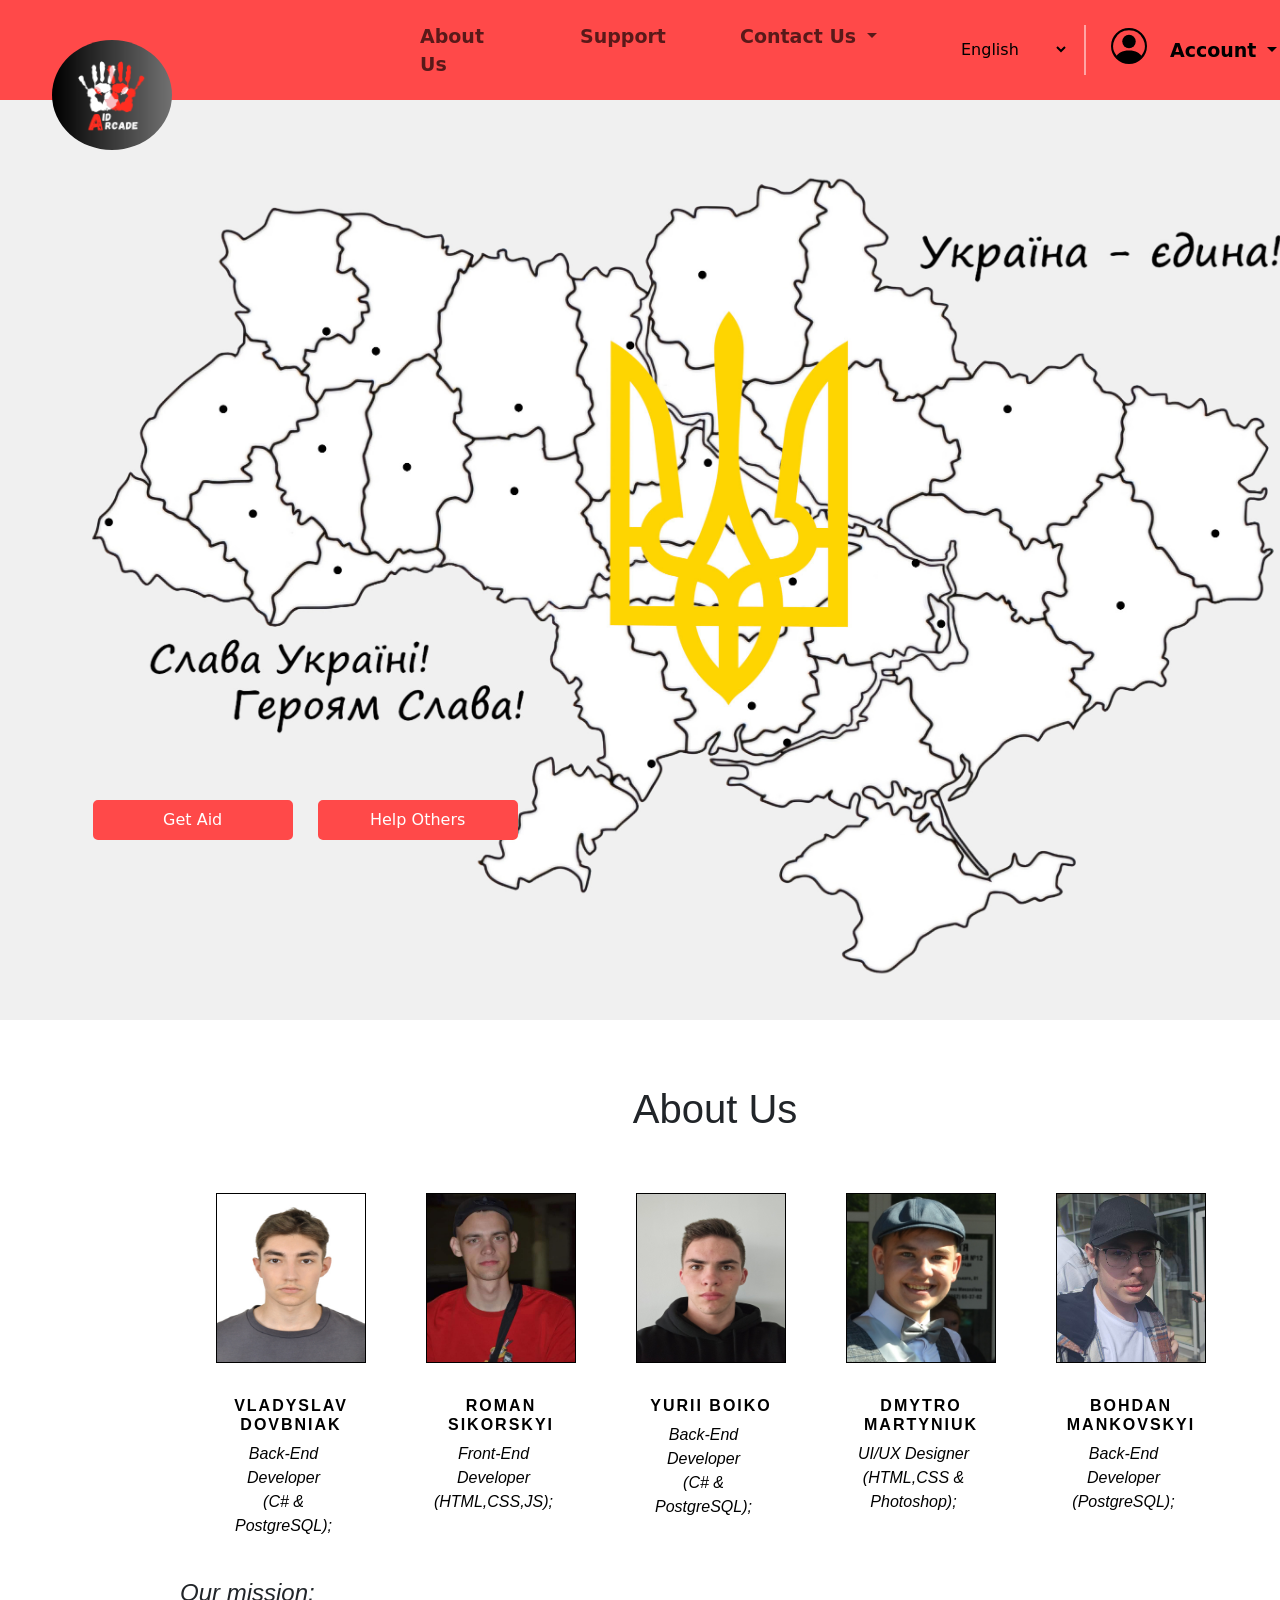
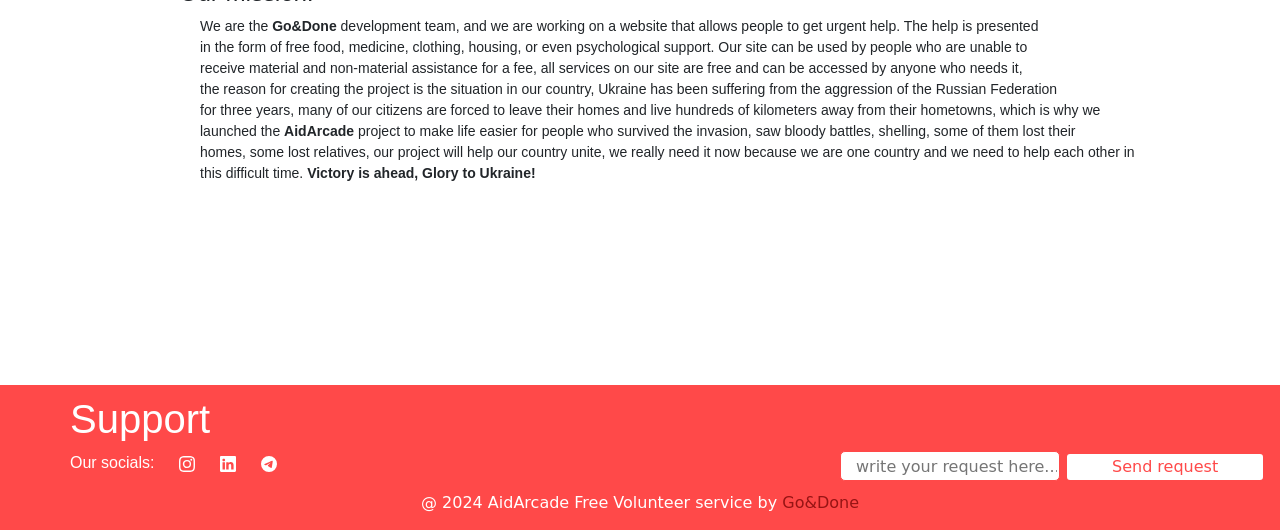
<file: index.html>
<!DOCTYPE html>
<html lang="en">
    <head>
        <meta charset="UTF-8">
        <meta name="viewport" content="width=device-width, initial-scale=1.0">
        <title>AidArcade</title>
        <link rel="stylesheet" href="style.css">
        <script src="app.js"></script>
        <link href="https://cdn.jsdelivr.net/npm/bootstrap@5.3.3/dist/css/bootstrap.min.css" rel="stylesheet"
        integrity="sha384-QWTKZyjpPEjISv5WaRU9OFeRpok6YctnYmDr5pNlyT2bRjXh0JMhjY6hW+ALEwIH" crossorigin="anonymous">
        <script src="https://cdn.jsdelivr.net/npm/bootstrap@5.3.3/dist/js/bootstrap.bundle.min.js" 
        integrity="sha384-YvpcrYf0tY3lHB60NNkmXc5s9fDVZLESaAA55NDzOxhy9GkcIdslK1eN7N6jIeHz" crossorigin="anonymous"></script>
    </head>
    <body>
    <header class="header">
            <nav id="nav" class="navbar navbar-expand-lg ">
                <div class="container-fluid">
                    <a href="AidArcade.html"  alt=""> 
                        <img src="Logo2.png" class="navbar-brand" width="120px" height="120px" alt=""> 
                    </a>
                <button class="navbar-toggler" type="button" data-bs-toggle="collapse" data-bs-target="#navbarNavDropdown" 
                aria-controls="navbarNavDropdown" aria-expanded="false" aria-label="Toggle navigation">
                    <span class="navbar-toggler-icon"></span>
                </button>
                <div class="collapse navbar-collapse" id="navbarNavDropdown">
                    <ul class="navbar-nav">
                        <li class="nav-item">
                            <a class="nav-link" id = "nav-link" aria-current="page" target ="_blank" href="#about">
                               <b>About Us</b> 
                            </a>
                        </li>
                        <li class="nav-item">
                            <a class="nav-link"target ="_blank" id = "nav-link2" href="#footer">
                                <b>Support</b>
                            </a>
                        </li>      
                        <li class="nav-item dropdown">
                            <a class="nav-link dropdown-toggle" href="#" id = "nav-link3" role="button" data-bs-toggle="dropdown" aria-expanded="false">
                                <b> Contact Us</b>
                            </a>
                            <ul class="dropdown-menu">
                            <li><a class="dropdown-item" href="#">GitHub</a></li>
                            <li><a class="dropdown-item" href="#">Instagram</a></li>
                            
                            </ul>
                        </li>
                    </ul>
                    <div class="language-selector">
                        <select id="language-select" onchange="changeLanguage()">
                            <option value="en">English</option>
                            <option value="uk">Українська</option>
                        </select>
                    </div>
                    <div class="line"> </div>
                   <div class="nav-acc">
                    <a href="#">
                        <svg xmlns="http://www.w3.org/2000/svg" width="36" height="36"id="person" fill="#000" class="bi bi-person-circle" viewBox="0 0 16 16">
                        <path d="M11 6a3 3 0 1 1-6 0 3 3 0 0 1 6 0"/>
                        <path fill-rule="evenodd" d="M0 8a8 8 0 1 1 16 0A8 8 0 0 1 0 8m8-7a7 7 0 0 0-5.468 11.37C3.242 11.226 4.805 10 8 10s4.757 1.225 5.468 2.37A7 7 0 0 0 8 1"/>
                        </svg>
                    </a>
                    <ul class="navbar-nav">
                        <li class="nav-item dropdown">
                            <a class="nav-link dropdown-toggle"  id="person-text" href="#" role="button" data-bs-toggle="dropdown" aria-expanded="false">
                               <b>Account</b> 
                            </a>
                            <ul class="dropdown-menu">
                                <li><input type="button" class="dropdown-item" value="Sign up" id="sign-up"></li>
                                <li><input type="button" class="dropdown-item" value="Log in" id="log-in"></li>
                            </ul>                            
                        </li>
                    </ul>
                </div>
                </div>
                </div>
            </nav>
        </header>
        <section class="first">
                    <p class="first-text">Assignnedd</p>
                    <input type="button" class="first-btn1" id="first-btn" value="Get Aid" onclick="togglePopup()">
                    <input type="button" class="first-btn2" id="first-btn" value="Help Others" onclick="togglePopup()">
        </section>
    <section class="about" id="about">
            <h1 class="about-title" id="about-title">About Us</h1>
            <div class="about-items">
                <div class="about-item">
                    <img src="Dovbniak.JPG" width="240px" height="270px"alt="" class="about-img">
                    <h2 class="about-name" id = "about-name1">
                        Vladyslav Dovbniak
                    </h2>
                    <p class="about-place">
                        Back-End Developer <br>
                        (C# & PostgreSQL);
                    </p>
                </div>
                <div class="about-item">
                    <img src="Sikorskyi.jpg" alt="" width="240px" height="270px"class="about-img">
                    <h2 class="about-name" id = "about-name2">
                        Roman Sikorskyi 
                    </h2>
                    <p class="about-place">
                        Front-End Developer<br>
                        (HTML,CSS,JS);
                    </p>
                </div>
                <div class="about-item">
                    <img src="Boiko.jpg" width="240px" height="270px" alt="" class="about-img">
                    <h2 class="about-name" id = "about-name3">
                    Yurii Boiko
                    </h2>
                    <p class="about-place">
                        Back-End Developer <br>
                        (C# & PostgreSQL);
                    </p>
                </div>
                <div class="about-item">
                    <img src="Martyniuk.jpg"width="250px" height="270px" alt="" class="about-img">
                    <h2 class="about-name"id = "about-name4">
                    Dmytro Martyniuk
                    </h2>
                    <p class="about-place">
                        UI/UX Designer <br>
                        (HTML,CSS & Photoshop);
                    </p>
                </div>
                <div class="about-item">
                    <img src="Mankovskyi.jpg" alt=""width="240px" height="270px" class="about-img">
                    <h2 class="about-name" id = "about-name5">
                    Bohdan Mankovskyi
                    </h2>
                    <p class="about-place">
                        Back-End Developer <br>
                        (PostgreSQL);
                    </p>
                </div>
            </div>
            <h1 class="about-mission" id="about-mission"> Our mission: </h1>
            <p class="about-text" id = "about-text">
                We are the <b> Go&Done </b>development team, and we are working on a website that allows people to get urgent help. The help is presented <br>
                in the form of free food, medicine, clothing, housing, or even psychological support. Our site can be used by people who are unable to <br>
                receive material and non-material assistance for a fee, all services on our site are free and can be accessed by anyone who needs it, <br>
                the reason for creating the project is the situation in our country, Ukraine has been suffering from the aggression of the Russian Federation <br>
                for three years, many of our citizens are forced to leave their homes and live hundreds of kilometers away from their hometowns, which is why we <br>
                launched the <b>AidArcade</b> project to make life easier for people who survived the invasion, saw bloody battles, shelling, some of them lost their <br>
                homes, some lost relatives, our project will help our country unite, we really need it now because we are one country and we need to help each other in <br>
                this difficult time. <b>Victory is ahead, Glory to Ukraine! </b>
            </p>
    </section>
    <footer class="footer">  
            <h1 class="footer-title" id="footer">Support</h1>							
                <div class="footer-content">
                    <div class="footer-content-item">
                        <p class="footer-content-title">Our socials:</p>
                        <a href="#"target="_blank">
                            <svg xmlns="http://www.w3.org/2000/svg" width="16" height="16" fill="#fff" class="bi bi-instagram" viewBox="0 0 16 16">
                                <path d="M8 0C5.829 0 5.556.01 4.703.048 3.85.088 3.269.222 2.76.42a3.9 3.9 0 0 0-1.417.923A3.9 3.9 0 0 0 .42 2.76C.222 3.268.087 3.85.048 4.7.01 5.555 0 5.827 0 8.001c0 2.172.01 2.444.048 3.297.04.852.174 1.433.372 1.942.205.526.478.972.923 1.417.444.445.89.719 1.416.923.51.198 1.09.333 1.942.372C5.555 15.99 5.827 16 8 16s2.444-.01 3.298-.048c.851-.04 1.434-.174 1.943-.372a3.9 3.9 0 0 0 1.416-.923c.445-.445.718-.891.923-1.417.197-.509.332-1.09.372-1.942C15.99 10.445 16 10.173 16 8s-.01-2.445-.048-3.299c-.04-.851-.175-1.433-.372-1.941a3.9 3.9 0 0 0-.923-1.417A3.9 3.9 0 0 0 13.24.42c-.51-.198-1.092-.333-1.943-.372C10.443.01 10.172 0 7.998 0zm-.717 1.442h.718c2.136 0 2.389.007 3.232.046.78.035 1.204.166 1.486.275.373.145.64.319.92.599s.453.546.598.92c.11.281.24.705.275 1.485.039.843.047 1.096.047 3.231s-.008 2.389-.047 3.232c-.035.78-.166 1.203-.275 1.485a2.5 2.5 0 0 1-.599.919c-.28.28-.546.453-.92.598-.28.11-.704.24-1.485.276-.843.038-1.096.047-3.232.047s-2.39-.009-3.233-.047c-.78-.036-1.203-.166-1.485-.276a2.5 2.5 0 0 1-.92-.598 2.5 2.5 0 0 1-.6-.92c-.109-.281-.24-.705-.275-1.485-.038-.843-.046-1.096-.046-3.233s.008-2.388.046-3.231c.036-.78.166-1.204.276-1.486.145-.373.319-.64.599-.92s.546-.453.92-.598c.282-.11.705-.24 1.485-.276.738-.034 1.024-.044 2.515-.045zm4.988 1.328a.96.96 0 1 0 0 1.92.96.96 0 0 0 0-1.92m-4.27 1.122a4.109 4.109 0 1 0 0 8.217 4.109 4.109 0 0 0 0-8.217m0 1.441a2.667 2.667 0 1 1 0 5.334 2.667 2.667 0 0 1 0-5.334"/>
                            </svg>
                        </a>
                        <a href="#"target="_blank">
                            <svg xmlns="http://www.w3.org/2000/svg" width="16" height="16" fill="#fff" id = "footer-icon"class="bi bi-linkedin" viewBox="0 0 16 16">
                                        <path d="M0 1.146C0 .513.526 0 1.175 0h13.65C15.474 0 16 .513 16 1.146v13.708c0 .633-.526 1.146-1.175 1.146H1.175C.526 16 0 15.487 0 14.854zm4.943 12.248V6.169H2.542v7.225zm-1.2-8.212c.837 0 1.358-.554 1.358-1.248-.015-.709-.52-1.248-1.342-1.248S2.4 3.226 2.4 3.934c0 .694.521 1.248 1.327 1.248zm4.908 8.212V9.359c0-.216.016-.432.08-.586.173-.431.568-.878 1.232-.878.869 0 1.216.662 1.216 1.634v3.865h2.401V9.25c0-2.22-1.184-3.252-2.764-3.252-1.274 0-1.845.7-2.165 1.193v.025h-.016l.016-.025V6.169h-2.4c.03.678 0 7.225 0 7.225z"/>
                            </svg>
                        </a>
                        <a href="#"target="_blank">
                            <svg xmlns="http://www.w3.org/2000/svg" width="16" height="16" fill="#fff" id = "footer-icon"class="bi bi-telegram" viewBox="0 0 16 16">
                                        <path d="M16 8A8 8 0 1 1 0 8a8 8 0 0 1 16 0M8.287 5.906q-1.168.486-4.666 2.01-.567.225-.595.442c-.03.243.275.339.69.47l.175.055c.408.133.958.288 1.243.294q.39.01.868-.32 3.269-2.206 3.374-2.23c.05-.012.12-.026.166.016s.042.12.037.141c-.03.129-1.227 1.241-1.846 1.817-.193.18-.33.307-.358.336a8 8 0 0 1-.188.186c-.38.366-.664.64.015 1.088.327.216.589.393.85.571.284.194.568.387.936.629q.14.092.27.187c.331.236.63.448.997.414.214-.02.435-.22.547-.82.265-1.417.786-4.486.906-5.751a1.4 1.4 0 0 0-.013-.315.34.34 0 0 0-.114-.217.53.53 0 0 0-.31-.093c-.3.005-.763.166-2.984 1.09"/>
                            </svg>
                        </a>
                    </div>
                    <div class="footer-content-item">
                        <form class="subscribe" action="/" method="post">
                            <input class="subscribe-input" type="text" placeholder="write your request here..." name="name">
                            <input class="subscribe-btn" id= "subscribe-btn" type="button" value="Send request" onclick="togglePopup()">
                        </form>	
                    </div>  
                </div>
               
                <div class="copyright">
                    @ 2024 AidArcade Free Volunteer service by&nbsp;<span><a class="footer-href"href="#about">Go&Done</a></span> 
                </div>     
        </footer>
        <div class="popup" id="popup">
            <div class="popup-header">
                <h1 class="popup-title" id = "popup-title">Welcome to the AidArcade!</h1>
            </div>
            <div class="popup-reg">
                <div class="reg-header">
                    <h2 class="reg-title"id ="reg-title">Registration</h2>
                </div>
                <div class="reg-form">
                    <div class="profile-selector">
                        <select id="profile-select" onchange="changeProfile()">
                            <option value="seek" id="seeker">Seeker</option>
                            <option value="help"id="helper">Helper</option>
                        </select>
                    </div>
                    <form action="">
                        <input class= "reg-phone" id = "reg-phone"type="text" placeholder="Enter phone number...">
                        <input class= "reg-mail"type="text" id = "reg-mail"placeholder="Enter login...">
                        <input type="password" maxlength="16"class= "reg-pass" id = "reg-pass" placeholder="Enter password..."> <br>
                        <input type="submit" id ="reg-sign" onclick="LoginPage()" class="reg-sign" value="Sign up">  <br>
                        <input type="submit"id= "reg-log"class="reg-log" onclick="LoginPage()" id="reg-log"value="Log in as seeker">
                    </form>
                </div>
                <input id = "popup-btn"class="popup-btn" onclick="togglePopup()" value ="Close attachment">
            </div>
            
            <div class="popup-footer">
                <h1 class="popup-footer-title" id = "popup-footer-title">We can help you!</h1>
                <div class="footer-copyright" id = "footer-copyright"> 
                    @ 2024 AidArcade Free Volunteer service by&nbsp;<span><a class="footer-href"href="#about">Go&Done</a></span> 
                </div>     
            </div>
        </div>
    </body>
</html>
</file>
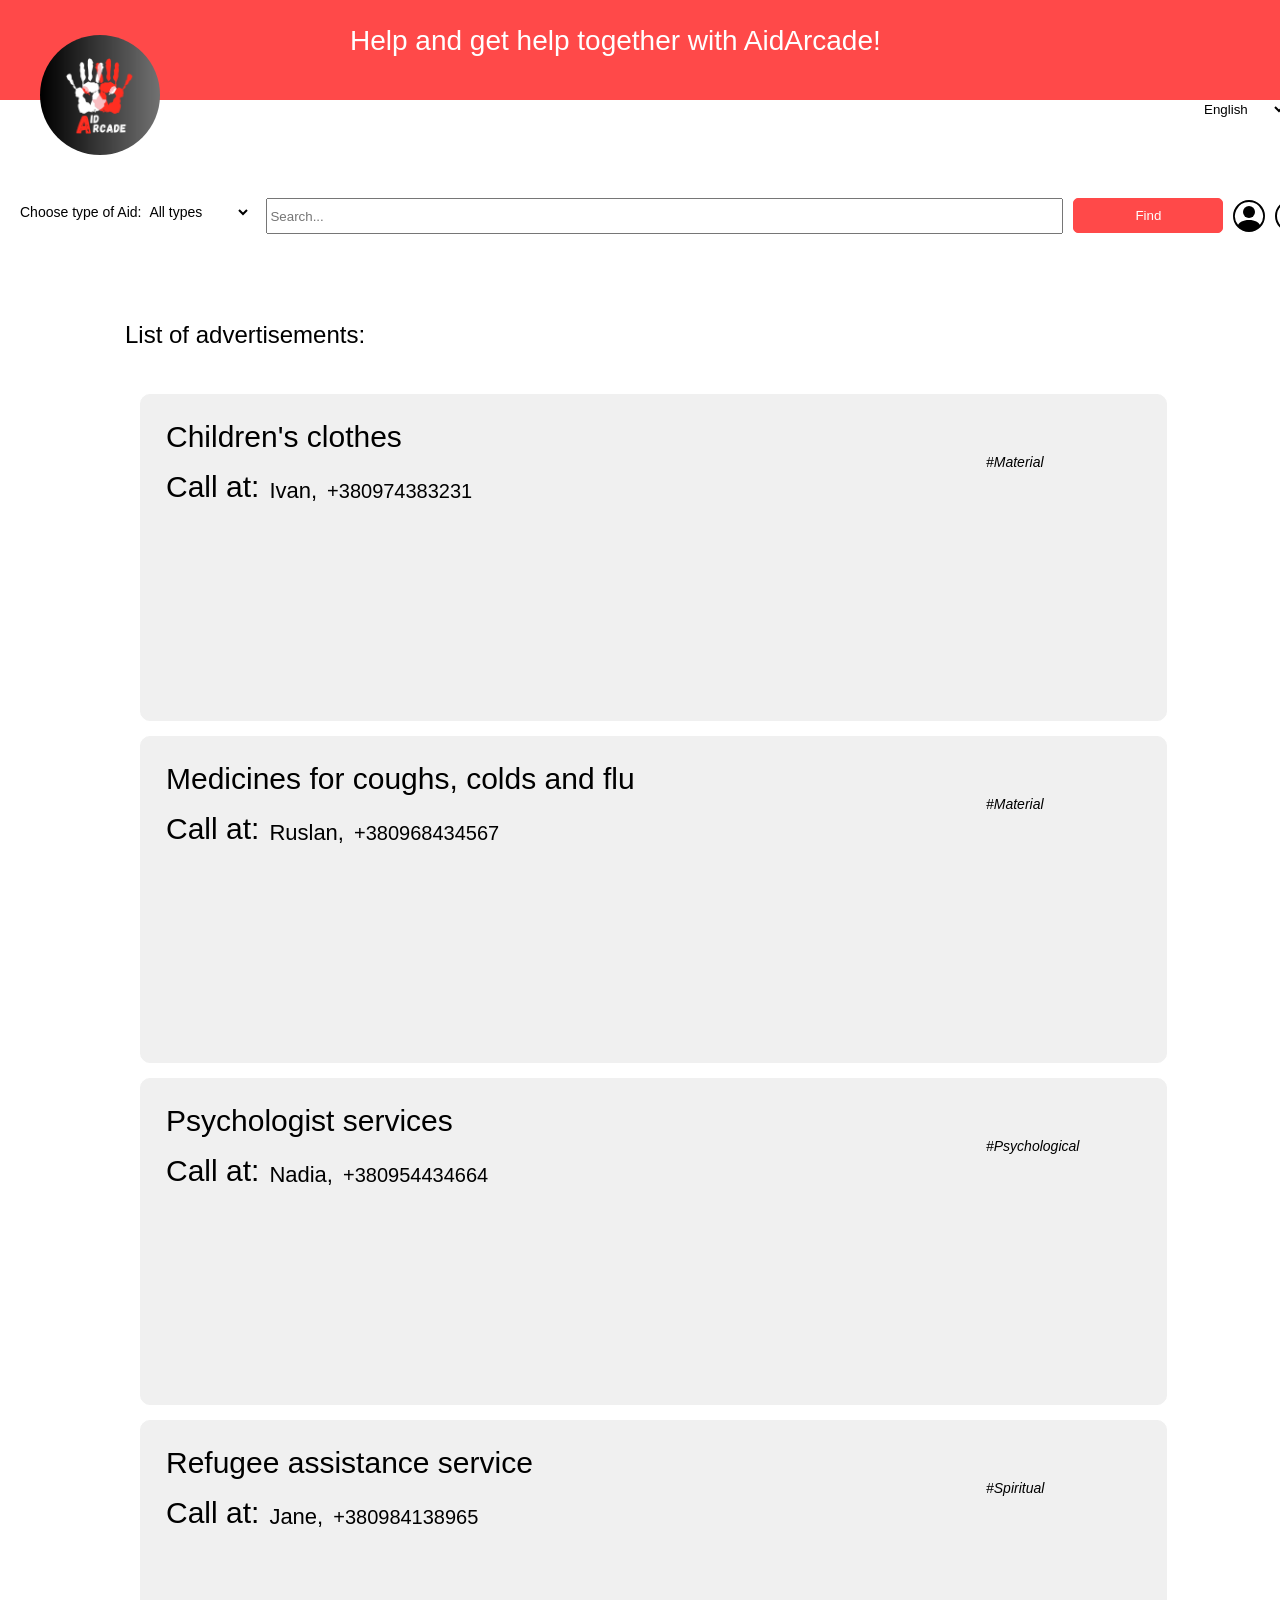
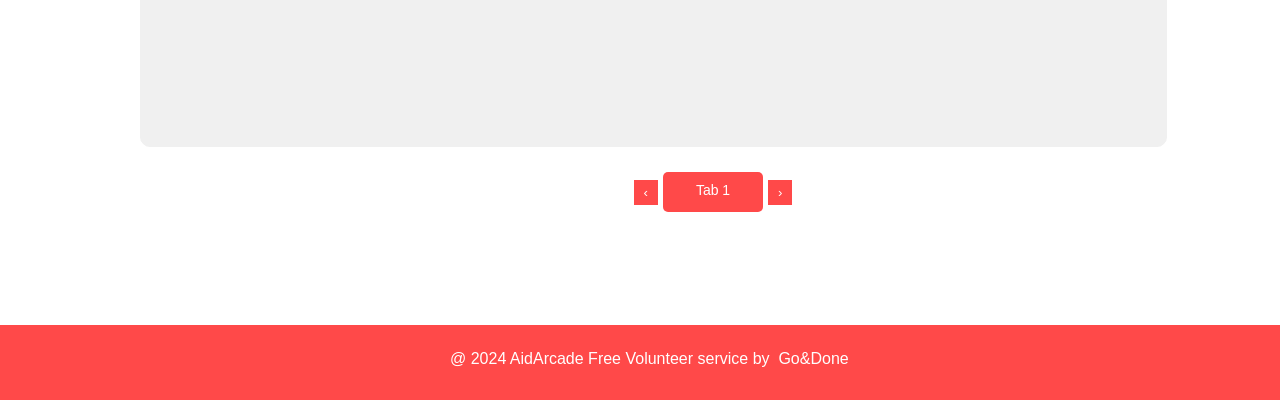
<file: Helper.html>
<!DOCTYPE html>
<html lang="en">
<head>
    <meta charset="UTF-8">
    <meta name="viewport" content="width=device-width, initial-scale=1.0">
    <title>AidArcade</title>
    <link rel="stylesheet" href="style.css">
    <script src="app.js"></script>
</head>
    <body>
        <section class="helper">
            <header class="helper-header">
                <a href="AidArcade.html"  alt=""> 
                    <img src="Logo2.png" class="helper-img" width="120px" height="120px" alt=""> 
                </a>
                <h1 class="helper-title" id = "helper-title" >Help and get help together with            
                    AidArcade!</h1>
            </header>
            <div class="helper-main">
                <div class="language2-selector">
                    <select id="language2-select" onchange="changeLangu()">
                        <option value="en">English</option>
                        <option value="uk">Українська</option>
                    </select>
                </div>
                <div class="helper-panel">
                    <div class="helper-filter">
                        <div class="filter-options">
                            <label class="filter-label" id="filter-label"for="filter-select">Choose type of Aid:</label>
                            <select id="filter-select" class="filter-select">
                                <option id="filter-opt1"value="all">All types</option>
                                <option id="filter-opt2"value="material">Material</option>
                                <option id="filter-opt3"value="pscycho">Psychological</option>
                                <option id="filter-opt4"value="spirit">Spiritual</option>
                            </select>
                        </div>
                    </div>
                    <input type="text" name="" id="helper-search" placeholder="Search...">
                    <input type="button" value="Find" id="helper-search-btn">
                    <a href="#" class="helper-link">
                    <svg xmlns="http://www.w3.org/2000/svg" width="32" height="32"id="helper-person" fill="#000" class="bi bi-person-circle" viewBox="0 0 16 16">
                        <path d="M11 6a3 3 0 1 1-6 0 3 3 0 0 1 6 0"/>
                        <path fill-rule="evenodd" d="M0 8a8 8 0 1 1 16 0A8 8 0 0 1 0 8m8-7a7 7 0 0 0-5.468 11.37C3.242 11.226 4.805 10 8 10s4.757 1.225 5.468 2.37A7 7 0 0 0 8 1"/>
                        </svg>
                    </a>
                    <a href="#" class="helper-link">
                    <svg xmlns="http://www.w3.org/2000/svg" width="32" height="32" fill="#000" id="helper-plus"class="bi bi-plus-circle" viewBox="0 0 16 16">
                            <path d="M8 15A7 7 0 1 1 8 1a7 7 0 0 1 0 14m0 1A8 8 0 1 0 8 0a8 8 0 0 0 0 16"/>
                            <path d="M8 4a.5.5 0 0 1 .5.5v3h3a.5.5 0 0 1 0 1h-3v3a.5.5 0 0 1-1 0v-3h-3a.5.5 0 0 1 0-1h3v-3A.5.5 0 0 1 8 4"/>
                    </svg>  
                    </a>  
                </div>
                <div class="helper-list">
                    <h1 class="helper-list-title" id="helper-list-title">
                        List of advertisements:
                    </h1>
                    <div class="helper-list-item">
                        <p class="helper-list-text" id = "helper-list-text1">Сhildren's clothes</p>
                        <p class="helper-list-category">#Material</p>
                        <div class="helper-call-info">
                            <p class="helper-call" id="helper-call1">Call at:</p> 
                            <p class="helper-call-name">Ivan,</p>
                            <a href="" class="helper-call-link">+380974383231</a>
                        </div>
                    
                    </div>
                    <div class="helper-list-item">
                        <p class="helper-list-text" id = "helper-list-text2">Medicines for coughs, colds and flu</p>
                        <p class="helper-list-category">#Material</p>
                        <div class="helper-call-info">
                            <p class="helper-call" id="helper-call2">Call at:</p> 
                            <p class="helper-call-name">Ruslan,</p>
                            <a href="" class="helper-call-link">+380968434567</a>
                        </div>
                    </div>
                    <div class="helper-list-item">
                        <p class="helper-list-text" id = "helper-list-text3">Psychologist services</p>
                        <p class="helper-list-category">#Psychological</p>
                        <div class="helper-call-info">
                            <p class="helper-call" id="helper-call3">Call at:</p>
                            <p class="helper-call-name">Nadia,</p>
                            <a href="" class="helper-call-link">+380954434664</a>
                        </div>
                    </div>
                    <div class="helper-list-item" >
                        <p class="helper-list-text" id = "helper-list-text4">Refugee assistance service</p>
                        <p class="helper-list-category">#Spiritual</p>
                        <div class="helper-call-info">
                            <p class="helper-call" id="helper-call4">Call at:</p> 
                            <p class="helper-call-name">Jane,</p>
                            <a href="" class="helper-call-link">+380984138965</a>
                        </div>
                    </div>
                </div>
                <div class="helper-slidebar">
                    
                        <button class="prev-btn" onclick="prevTab()">‹</button>
                        <div class="tabs">
                            <div class="tab">Tab 1</div>
                            <div class="tab">Tab 2</div>
                            <div class="tab">Tab 3</div>
                        </div>
                        <button class="next-btn" onclick="nextTab()">›</button>
                    
                </div>
            </div>   
        </section>
        
        <footer class="helper-footer">
            <div class="helper-copyright">
                @ 2024 AidArcade Free Volunteer service by&nbsp; Go&Done
            </div> 
        </footer>
    </body>
</html>
</file>
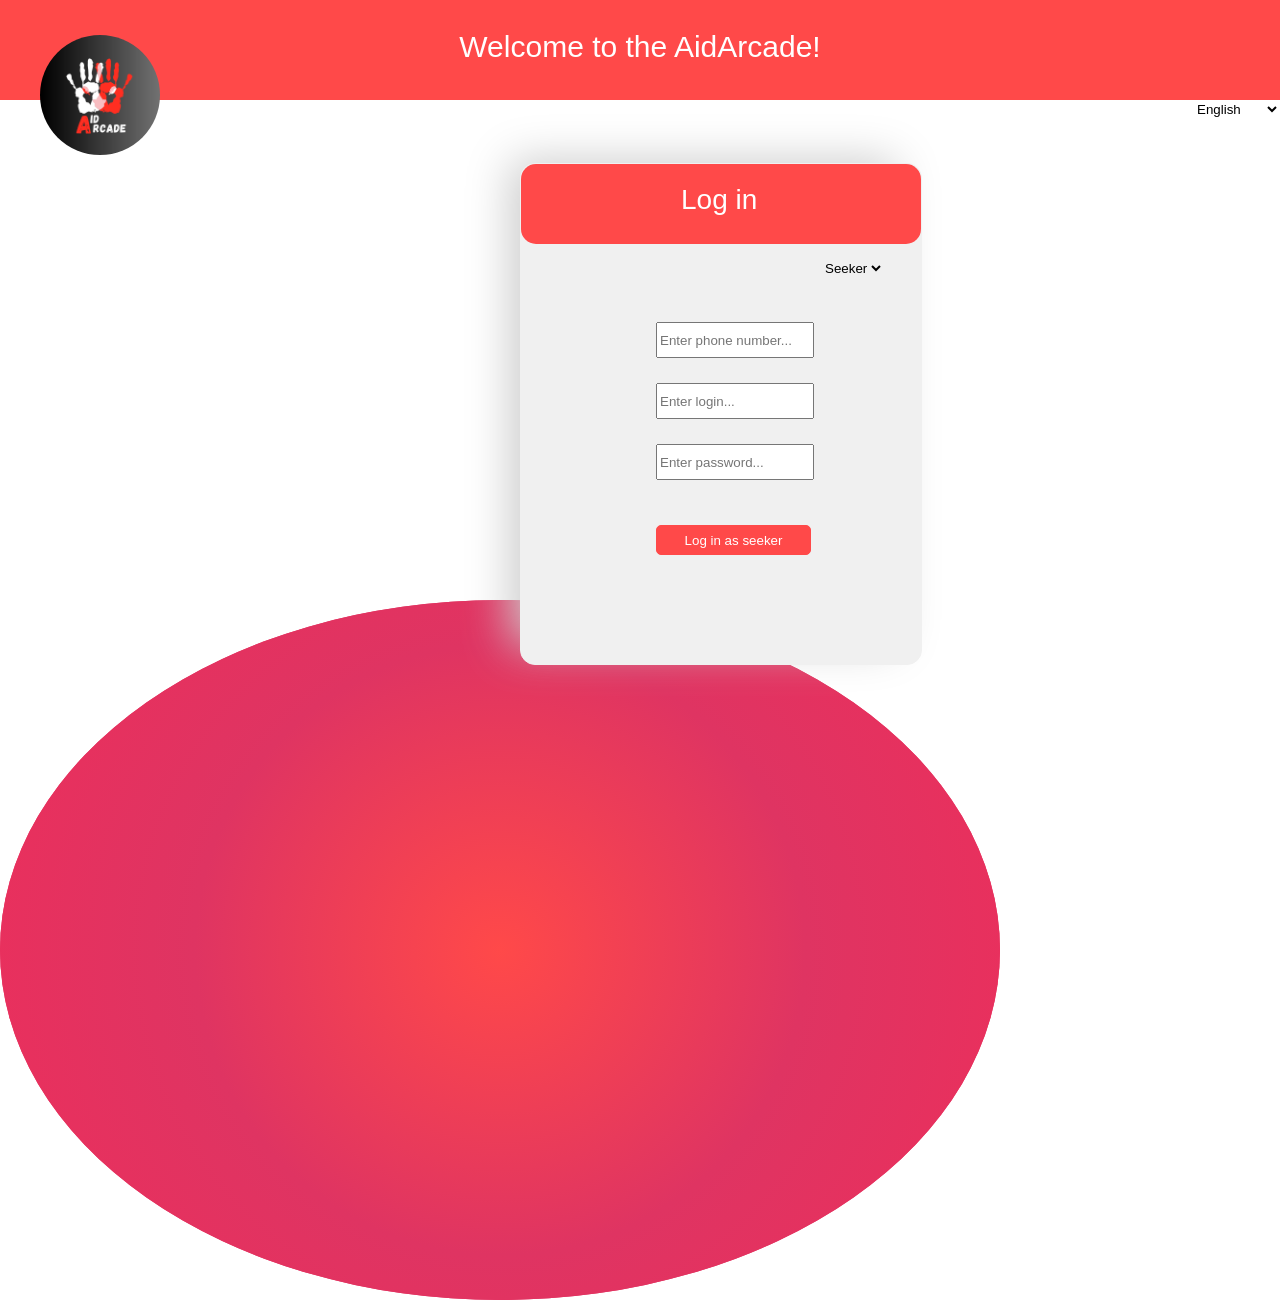
<file: LoginPage.html>
<!DOCTYPE html>
<html lang="en">
<head>
    <meta charset="UTF-8">
    <meta name="viewport" content="width=device-width, initial-scale=1.0">
    <title>Login Page</title>
    <link rel="stylesheet" href="style.css">
    <script src="app.js"></script>
</head>
<body>
    <header class="login-header">
        <a href="AidArcade.html"  alt=""> 
            <img src="Logo2.png" class="login-logo" width="120px" height="120px" alt=""> 
        </a>
        <h1 class="login-title"id="login-title">Welcome to the AidArcade!</h1>
    </header>
    <div class="login-main">
        <div class="language1-selector">
            <select id="language1-select" onchange="changeLang()">
                <option value="en">English</option>
                <option value="uk">Українська</option>
            </select>
        </div>
        <div class="login-form">
            <div class="form-header">
                <h2 class="form-title" id="form-title">Log in</h2>
            </div>
            <div class="form-input">
                <div class="profile1-selector">
                    <select id="profile1-select" onchange="changeProf()">
                        <option value="seek" id="seeker">Seeker</option>
                        <option value="help"id="helper">Helper</option>
                    </select>
                </div>
                <input class= "log-phone" id = "log-phone" type="text" placeholder="Enter phone number..."> <br>
                <input class= "log-mail"type="text" id = "log-mail" placeholder="Enter login..."> <br>
                <input type="password" maxlength="16"class= "log-pass" id = "log-pass" placeholder="Enter password..."> <br>
                <input type="submit"id= "log-btn"class="log-btn"onclick ="WhenLog()" value="Log in as seeker">
            
            </div>

        </div>
        <div class="login-circle"></div>
        <div class="login-circle1"></div>
    </div>
</body>
</html>
</file>
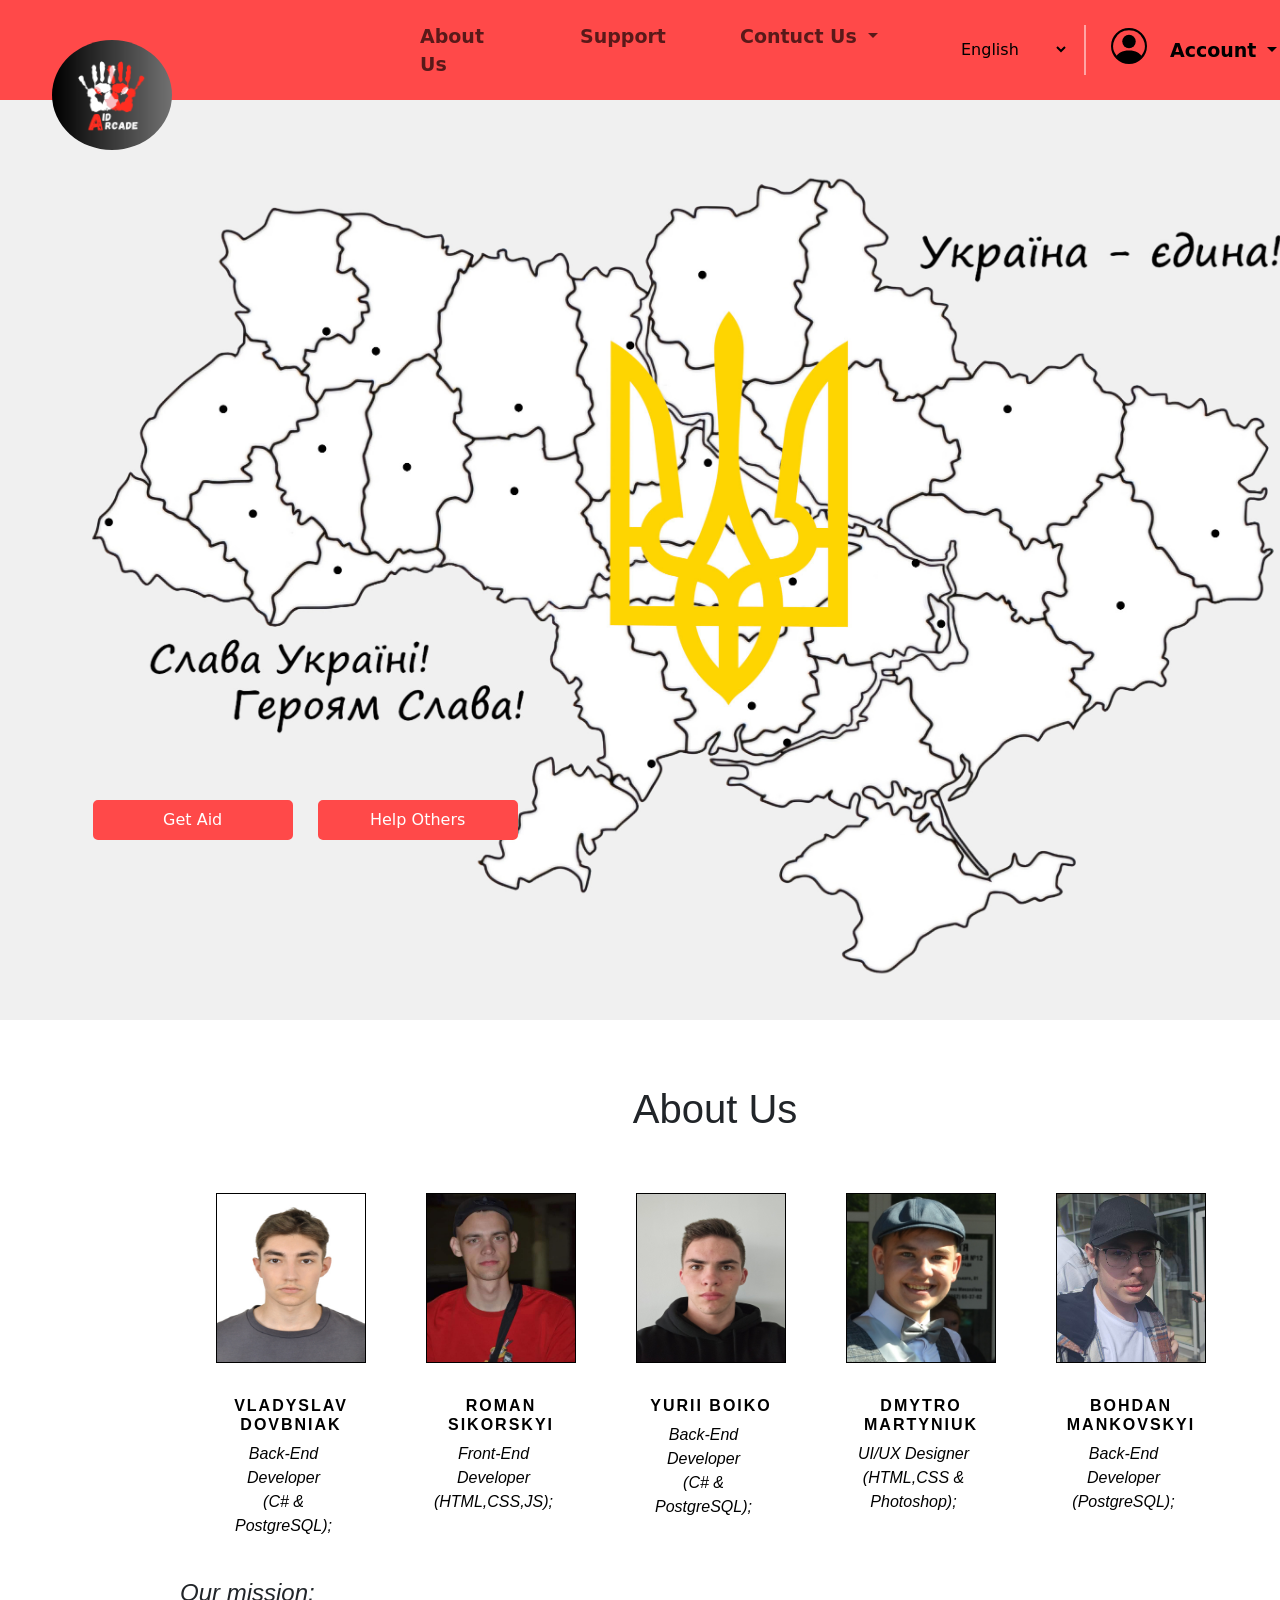
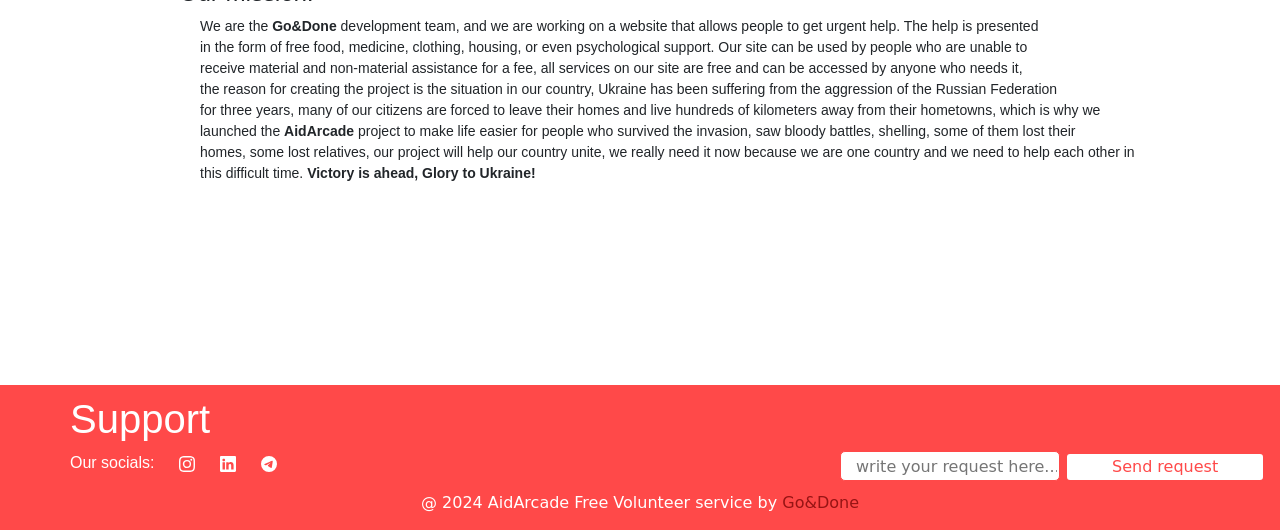
<file: AidArcade/AidArcade.html>
<!DOCTYPE html>
<html lang="en">
    <head>
        <meta charset="UTF-8">
        <meta name="viewport" content="width=device-width, initial-scale=1.0">
        <title>AidArcade</title>
        <link rel="stylesheet" href="style.css">
        <script src="app.js"></script>
        <link href="https://cdn.jsdelivr.net/npm/bootstrap@5.3.3/dist/css/bootstrap.min.css" rel="stylesheet"
        integrity="sha384-QWTKZyjpPEjISv5WaRU9OFeRpok6YctnYmDr5pNlyT2bRjXh0JMhjY6hW+ALEwIH" crossorigin="anonymous">
        <script src="https://cdn.jsdelivr.net/npm/bootstrap@5.3.3/dist/js/bootstrap.bundle.min.js" 
        integrity="sha384-YvpcrYf0tY3lHB60NNkmXc5s9fDVZLESaAA55NDzOxhy9GkcIdslK1eN7N6jIeHz" crossorigin="anonymous"></script>
    </head>
    <body>
    <header class="header">
            <nav id="nav" class="navbar navbar-expand-lg ">
                <div class="container-fluid">
                    <a href="AidArcade.html"  alt=""> 
                        <img src="Logo2.png" class="navbar-brand" width="120px" height="120px" alt=""> 
                    </a>
                <button class="navbar-toggler" type="button" data-bs-toggle="collapse" data-bs-target="#navbarNavDropdown" 
                aria-controls="navbarNavDropdown" aria-expanded="false" aria-label="Toggle navigation">
                    <span class="navbar-toggler-icon"></span>
                </button>
                <div class="collapse navbar-collapse" id="navbarNavDropdown">
                    <ul class="navbar-nav">
                        <li class="nav-item">
                            <a class="nav-link" id = "nav-link" aria-current="page" target ="_blank" href="#about">
                               <b>About Us</b> 
                            </a>
                        </li>
                        <li class="nav-item">
                            <a class="nav-link"target ="_blank" id = "nav-link2" href="#footer">
                                <b>Support</b>
                            </a>
                        </li>      
                        <li class="nav-item dropdown">
                            <a class="nav-link dropdown-toggle" href="#" id = "nav-link3" role="button" data-bs-toggle="dropdown" aria-expanded="false">
                                <b> Contuct Us</b>
                            </a>
                            <ul class="dropdown-menu">
                            <li><a class="dropdown-item" href="#">GitHub</a></li>
                            <li><a class="dropdown-item" href="#">Instagram</a></li>
                            
                            </ul>
                        </li>
                    </ul>
                    <div class="language-selector">
                        <select id="language-select" onchange="changeLanguage()">
                            <option value="en">English</option>
                            <option value="uk">Українська</option>
                        </select>
                    </div>
                    <div class="line"> </div>
                   <div class="nav-acc">
                    <a href="#">
                        <svg xmlns="http://www.w3.org/2000/svg" width="36" height="36"id="person" fill="#000" class="bi bi-person-circle" viewBox="0 0 16 16">
                        <path d="M11 6a3 3 0 1 1-6 0 3 3 0 0 1 6 0"/>
                        <path fill-rule="evenodd" d="M0 8a8 8 0 1 1 16 0A8 8 0 0 1 0 8m8-7a7 7 0 0 0-5.468 11.37C3.242 11.226 4.805 10 8 10s4.757 1.225 5.468 2.37A7 7 0 0 0 8 1"/>
                        </svg>
                    </a>
                    <ul class="navbar-nav">
                        <li class="nav-item dropdown">
                            <a class="nav-link dropdown-toggle"  id="person-text" href="#" role="button" data-bs-toggle="dropdown" aria-expanded="false">
                               <b>Account</b> 
                            </a>
                            <ul class="dropdown-menu">
                                <li><input type="button" class="dropdown-item" value="Sign up" id="sign-up"></li>
                                <li><input type="button" class="dropdown-item" value="Log in" id="log-in"></li>
                            </ul>                            
                        </li>
                    </ul>
                </div>
                </div>
                </div>
            </nav>
        </header>
        <section class="first">
                    <p class="first-text">Assignnedd</p>
                    <input type="button" class="first-btn1" id="first-btn" value="Get Aid" onclick="togglePopup()">
                    <input type="button" class="first-btn2" id="first-btn" value="Help Others" onclick="togglePopup()">
        </section>
    <section class="about" id="about">
            <h1 class="about-title" id="about-title">About Us</h1>
            <div class="about-items">
                <div class="about-item">
                    <img src="Dovbniak.JPG" width="240px" height="270px"alt="" class="about-img">
                    <h2 class="about-name" id = "about-name1">
                        Vladyslav Dovbniak
                    </h2>
                    <p class="about-place">
                        Back-End Developer <br>
                        (C# & PostgreSQL);
                    </p>
                </div>
                <div class="about-item">
                    <img src="Sikorskyi.jpg" alt="" width="240px" height="270px"class="about-img">
                    <h2 class="about-name" id = "about-name2">
                        Roman Sikorskyi 
                    </h2>
                    <p class="about-place">
                        Front-End Developer<br>
                        (HTML,CSS,JS);
                    </p>
                </div>
                <div class="about-item">
                    <img src="Boiko.jpg" width="240px" height="270px" alt="" class="about-img">
                    <h2 class="about-name" id = "about-name3">
                    Yurii Boiko
                    </h2>
                    <p class="about-place">
                        Back-End Developer <br>
                        (C# & PostgreSQL);
                    </p>
                </div>
                <div class="about-item">
                    <img src="Martyniuk.jpg"width="250px" height="270px" alt="" class="about-img">
                    <h2 class="about-name"id = "about-name4">
                    Dmytro Martyniuk
                    </h2>
                    <p class="about-place">
                        UI/UX Designer <br>
                        (HTML,CSS & Photoshop);
                    </p>
                </div>
                <div class="about-item">
                    <img src="Mankovskyi.jpg" alt=""width="240px" height="270px" class="about-img">
                    <h2 class="about-name" id = "about-name5">
                    Bohdan Mankovskyi
                    </h2>
                    <p class="about-place">
                        Back-End Developer <br>
                        (PostgreSQL);
                    </p>
                </div>
            </div>
            <h1 class="about-mission" id="about-mission"> Our mission: </h1>
            <p class="about-text" id = "about-text">
                We are the <b> Go&Done </b>development team, and we are working on a website that allows people to get urgent help. The help is presented <br>
                in the form of free food, medicine, clothing, housing, or even psychological support. Our site can be used by people who are unable to <br>
                receive material and non-material assistance for a fee, all services on our site are free and can be accessed by anyone who needs it, <br>
                the reason for creating the project is the situation in our country, Ukraine has been suffering from the aggression of the Russian Federation <br>
                for three years, many of our citizens are forced to leave their homes and live hundreds of kilometers away from their hometowns, which is why we <br>
                launched the <b>AidArcade</b> project to make life easier for people who survived the invasion, saw bloody battles, shelling, some of them lost their <br>
                homes, some lost relatives, our project will help our country unite, we really need it now because we are one country and we need to help each other in <br>
                this difficult time. <b>Victory is ahead, Glory to Ukraine! </b>
            </p>
    </section>
    <footer class="footer">  
            <h1 class="footer-title" id="footer">Support</h1>							
                <div class="footer-content">
                    <div class="footer-content-item">
                        <p class="footer-content-title">Our socials:</p>
                        <a href="#"target="_blank">
                            <svg xmlns="http://www.w3.org/2000/svg" width="16" height="16" fill="#fff" class="bi bi-instagram" viewBox="0 0 16 16">
                                <path d="M8 0C5.829 0 5.556.01 4.703.048 3.85.088 3.269.222 2.76.42a3.9 3.9 0 0 0-1.417.923A3.9 3.9 0 0 0 .42 2.76C.222 3.268.087 3.85.048 4.7.01 5.555 0 5.827 0 8.001c0 2.172.01 2.444.048 3.297.04.852.174 1.433.372 1.942.205.526.478.972.923 1.417.444.445.89.719 1.416.923.51.198 1.09.333 1.942.372C5.555 15.99 5.827 16 8 16s2.444-.01 3.298-.048c.851-.04 1.434-.174 1.943-.372a3.9 3.9 0 0 0 1.416-.923c.445-.445.718-.891.923-1.417.197-.509.332-1.09.372-1.942C15.99 10.445 16 10.173 16 8s-.01-2.445-.048-3.299c-.04-.851-.175-1.433-.372-1.941a3.9 3.9 0 0 0-.923-1.417A3.9 3.9 0 0 0 13.24.42c-.51-.198-1.092-.333-1.943-.372C10.443.01 10.172 0 7.998 0zm-.717 1.442h.718c2.136 0 2.389.007 3.232.046.78.035 1.204.166 1.486.275.373.145.64.319.92.599s.453.546.598.92c.11.281.24.705.275 1.485.039.843.047 1.096.047 3.231s-.008 2.389-.047 3.232c-.035.78-.166 1.203-.275 1.485a2.5 2.5 0 0 1-.599.919c-.28.28-.546.453-.92.598-.28.11-.704.24-1.485.276-.843.038-1.096.047-3.232.047s-2.39-.009-3.233-.047c-.78-.036-1.203-.166-1.485-.276a2.5 2.5 0 0 1-.92-.598 2.5 2.5 0 0 1-.6-.92c-.109-.281-.24-.705-.275-1.485-.038-.843-.046-1.096-.046-3.233s.008-2.388.046-3.231c.036-.78.166-1.204.276-1.486.145-.373.319-.64.599-.92s.546-.453.92-.598c.282-.11.705-.24 1.485-.276.738-.034 1.024-.044 2.515-.045zm4.988 1.328a.96.96 0 1 0 0 1.92.96.96 0 0 0 0-1.92m-4.27 1.122a4.109 4.109 0 1 0 0 8.217 4.109 4.109 0 0 0 0-8.217m0 1.441a2.667 2.667 0 1 1 0 5.334 2.667 2.667 0 0 1 0-5.334"/>
                            </svg>
                        </a>
                        <a href="#"target="_blank">
                            <svg xmlns="http://www.w3.org/2000/svg" width="16" height="16" fill="#fff" id = "footer-icon"class="bi bi-linkedin" viewBox="0 0 16 16">
                                        <path d="M0 1.146C0 .513.526 0 1.175 0h13.65C15.474 0 16 .513 16 1.146v13.708c0 .633-.526 1.146-1.175 1.146H1.175C.526 16 0 15.487 0 14.854zm4.943 12.248V6.169H2.542v7.225zm-1.2-8.212c.837 0 1.358-.554 1.358-1.248-.015-.709-.52-1.248-1.342-1.248S2.4 3.226 2.4 3.934c0 .694.521 1.248 1.327 1.248zm4.908 8.212V9.359c0-.216.016-.432.08-.586.173-.431.568-.878 1.232-.878.869 0 1.216.662 1.216 1.634v3.865h2.401V9.25c0-2.22-1.184-3.252-2.764-3.252-1.274 0-1.845.7-2.165 1.193v.025h-.016l.016-.025V6.169h-2.4c.03.678 0 7.225 0 7.225z"/>
                            </svg>
                        </a>
                        <a href="#"target="_blank">
                            <svg xmlns="http://www.w3.org/2000/svg" width="16" height="16" fill="#fff" id = "footer-icon"class="bi bi-telegram" viewBox="0 0 16 16">
                                        <path d="M16 8A8 8 0 1 1 0 8a8 8 0 0 1 16 0M8.287 5.906q-1.168.486-4.666 2.01-.567.225-.595.442c-.03.243.275.339.69.47l.175.055c.408.133.958.288 1.243.294q.39.01.868-.32 3.269-2.206 3.374-2.23c.05-.012.12-.026.166.016s.042.12.037.141c-.03.129-1.227 1.241-1.846 1.817-.193.18-.33.307-.358.336a8 8 0 0 1-.188.186c-.38.366-.664.64.015 1.088.327.216.589.393.85.571.284.194.568.387.936.629q.14.092.27.187c.331.236.63.448.997.414.214-.02.435-.22.547-.82.265-1.417.786-4.486.906-5.751a1.4 1.4 0 0 0-.013-.315.34.34 0 0 0-.114-.217.53.53 0 0 0-.31-.093c-.3.005-.763.166-2.984 1.09"/>
                            </svg>
                        </a>
                    </div>
                    <div class="footer-content-item">
                        <form class="subscribe" action="/" method="post">
                            <input class="subscribe-input" type="text" placeholder="write your request here..." name="name">
                            <input class="subscribe-btn" id= "subscribe-btn" type="button" value="Send request" onclick="togglePopup()">
                        </form>	
                    </div>  
                </div>
               
                <div class="copyright">
                    @ 2024 AidArcade Free Volunteer service by&nbsp;<span><a class="footer-href"href="#about">Go&Done</a></span> 
                </div>     
        </footer>
        <div class="popup" id="popup">
            <div class="popup-header">
                <h1 class="popup-title" id = "popup-title">Welcome to the AidArcade!</h1>
            </div>
            <div class="popup-reg">
                <div class="reg-header">
                    <h2 class="reg-title"id ="reg-title">Registration</h2>
                </div>
                <div class="reg-form">
                    <div class="profile-selector">
                        <select id="profile-select" onchange="changeProfile()">
                            <option value="seek" id="seeker">Seeker</option>
                            <option value="help"id="helper">Helper</option>
                        </select>
                    </div>
                    <form action="">
                        <input class= "reg-phone" id = "reg-phone"type="text" placeholder="Enter phone number...">
                        <input class= "reg-mail"type="text" id = "reg-mail"placeholder="Enter login...">
                        <input type="text"class= "reg-pass" id = "reg-pass" placeholder="Enter password..."> <br>
                        <input type="submit" id ="reg-sign"class="reg-sign" value="Sign up">  <br>
                        <input type="submit"id= "reg-log"class="reg-log" id="reg-log"value="Log in as seeker">
                    </form>
                </div>
                <input id = "popup-btn"class="popup-btn" onclick="togglePopup()" value ="Close attachment">
            </div>
            
            <div class="popup-footer">
                <h1 class="popup-footer-title" id = "popup-footer-title">We can help you!</h1>
                <div class="footer-copyright" id = "footer-copyright"> 
                    @ 2024 AidArcade Free Volunteer service by&nbsp;<span><a class="footer-href"href="#about">Go&Done</a></span> 
                </div>     
            </div>
        </div>
        
        
    </body>
</html>
</file>
<file: style.css>
body
{
    overflow-x:hidden ;
    font-family: 'Poppins',sans-serif;
}

body, ul, ol, header, footer, nav, div, span, p, h1, h2, h3, h4, h5, h6 {
    margin: 0;
    padding: 0;
    border: 0;
    font-size: 100%;
    font: inherit;
    vertical-align: baseline;
}


::-webkit-scrollbar {
    display: none; 
}

#lang
{
    display: flex;
}
#language-select
{
    margin-right: 15px;
    background-color:transparent;
    border: 0;
    outline: 0;
}
.header
{
    width: 100%;
}
.navbar.navbar-expand-lg
{
    background-color: #ff4949;
    height: 100px;
}

.navbar-brand
{
    border-radius: 50%;
    margin-left: 40px;
    top: 35px;
    position: absolute;
   
}
#navbarNavDropdown
{
    margin-left: 400px;
}
.nav-item
{
    margin-right: 215px;
    font-size: 19px;
    width: 100px;
   
}
.b
{
    color: #fff;
}
.nav-acc
{
    display: flex;
    flex:1 1 0;
}
.nav-item:last-child
{
    margin-right: 200px;
}
.line
{
    border-left: 1px solid #fff; 
    height: 50px; 
    border-right: 1px solid #fff; 
    height: 50px;
    opacity: 0.5;
}
#person
{
    margin-left: 25px;
}
#person-text
{
    color: #000;
    margin-left: 15px;

}

.first {
    width: 100%;
    height: 1200px;
    background-repeat: no-repeat;
    background-image: url(Ukraine2.jpg);
    background-size: cover;
    display: flex;
    flex: 1 1 0;
}
.first-text
{
    color: transparent;
}
.first-btn1 {
    margin-top: 900px; 
    width: 200px;
    height: 40px;
    background-color: #ff4949;
    border: 2px solid #ff4949;
    color: #fff;
    border-radius: 5px;
    margin-left: 25px;
}

.first-btn1:hover {
    background-color: transparent;
    border: 2px solid #fff;
    color: #ff4949;
}

.first-btn2 {
    margin-top: 900px; 
    width: 200px;
    height: 40px;
    background-color: #ff4949;
    border: 2px solid #ff4949;
    color: #fff;
    border-radius: 5px;
    margin-left: 25px;
}

.first-btn2:hover {
    background-color: transparent;
    border: 2px solid #fff;
    color: #ff4949;
}

.about
{
    background-color: #fff;
    width: 100%;
    height: 1000px;
}
.about-title
{
    text-align: center;
    margin-top: 65px;
    font-family: 'Poppins',sans-serif;
}
.about-items{
    display: flex;
    flex: 1 1 0;
    margin-top: 60px;
    margin-left: 116px;
    margin-right: 56px;
}
.about-item{
    margin-right: 60px;
}
.about-info{
    display: flex;
    flex: 1 1 0;
}
.about-name:first-child{
    width: 350px;
}
.about-img
{
    border: 1px solid #000;
}
.about-name{
    text-transform: uppercase;
    color: #000;
    font-family: 'Poppins',sans-serif;
    font-size: 16px;
    text-align: center;
    letter-spacing: 2px;
    margin-top: 33px;
    font-weight: 700;
}
.about-place{
    font-size: 16px;
    font-weight: 300;
    color: #000;
    font-family: 'Poppins',sans-serif;
    font-style: italic;
    text-align: center;
    margin-right: 15px;
}
.about-text
{
    font-size: 18px;
    font-family: 'Poppins',sans-serif;
    margin-left: 200px;
}
.about-mission
{
    font-size: 24px;
    font-family: 'Poppins',sans-serif;
    font-style: italic;
    margin-left: 180px;
    margin-top: 25px;
}

.footer
{
    background-color: #ff4949;
}
.footer-title{
    color: #fff;
    margin-left: 25px;
    padding-top: 10px;
    font-family: 'Poppins',sans-serif;

}
.footer-content
{
    display: flex;
    flex:1 1 0;

}
.footer-content-item
{
    display: flex;
    flex:1 1 0;
}
.footer-content-item a 
{
    text-decoration: none;
    margin-left: 25px;
}
.footer-content-item:first-child
{
    margin-right: 800px;
}
.footer-content-title
{
    margin-left: 30px;
    color: #fff;
    font-family: 'Poppins',sans-serif;
}
.copyright
{
   text-align: center;
   color: #fff;
   padding-bottom: 15px;
}

.footer-href
{
    color: #971414;
    text-decoration: none;
}
.footer-href:hover
{
    opacity: 0.7;
}
.subscribe-input
{
    width: 220px;
    padding-left: 15px;
    height: 30px;
    border: 1px solid #ff4949;
    border-radius: 5px;
}
.subscribe-btn
{
    height:30px;
    width: 200px;
    background-color: #fff;
    border: 2px solid #ff4949;
    color: #ff4949;
    border-radius: 5px;
}
.subscribe-btn:hover
{
    
    background-color: transparent;
    border: 2px solid #fff;
    color: #fff;
    border-radius: 5px;
}

.popup {
    display: none;
    position: fixed;
    top: 50%;
    height: 100%;
    width: 523px;
    left: 91%;
    transform: translate(-50%, -50%);
    background-color: #f0f0f0;
    border-radius: 15px;
    box-shadow: 0 0 10px rgba(0, 0, 0, 0.5);
    z-index: 9999;
}
.popup-header
{
    background-color: #ff4949;
    color: #fff;
    font-family: 'Poppins',sans-serif;
    margin: 0;
    width: 523px;
    padding-top: 25px;
    padding-left: 65px;
    border-radius: 15px;
}
.popup-title
{
    font-size: 20px;
    height: 50px;
}
.popup-btn
{ 
    width: 200px;
    padding-left: 35px;
    height: 40px;
    background-color: #ff4949;
    border: 2px solid #ff4949;
    color: #fff;
    border-radius: 5px;
    margin-left: 165px;
    margin-top: 165px;
    margin-bottom: 0;
}
.popup-btn:hover
{
    background-color: transparent;
    border: 2px solid #ff4949;
    color: #000;
    border-radius: 5px;
}
.popup-reg
{
    width: 375px;
    height: 475px;
    border: 1px solid #ff4949;
    margin-bottom: 25px;
    margin-left: 25px;
    margin-top: 85px;
}
.reg-header
{
    height: 55px;
    width: 100%;
    background-color: #ff4949;
}
.reg-title
{
    color: #fff;
    font-family: 'Poppins',sans-serif;
    font-size: 20px;
    text-align: center;
    padding-top: 15px;
    font-weight: 400;
}
.profile-selector
{
   margin-left: 280px;
   margin-top: 15px;
}
#profile-select
{
    background-color: transparent;
    border: 0;
    outline: 0;
}
.reg-phone
{
    margin-left: 95px;
    margin-top: 65px;
}
 .reg-mail
{
    margin-left: 95px;
    margin-top: 15px;
}
 .reg-pass
{
    margin-left: 95px;
    margin-top: 15px;
}
.reg-sign
{
    margin-top: 25px;
    margin-bottom: 25px;
    width: 180px;
    background-color: #ff4949;
    color: #fff;
    border: 1px solid #ff4949;
    border-radius: 5px;
    margin-left: 95px;
}
.reg-sign:hover
{
    background-color: #fff;
    color: #ff4949;
    border: 1px solid #fff;
}
.reg-log
{
    width: 180px;
    margin-left: 95px;
    background-color: #ff4949;
    color: #fff;
    border: 1px solid #ff4949;
    border-radius: 5px;
}
.reg-log:hover
{
    background-color: #fff;
    color: #ff4949;
    border: 1px solid #fff;
}
.popup-footer
{
    width: 523px;
    height: 80px;
    background-color: #ff4949;
    color: #fff;
    font-family: 'Poppins',sans-serif;
    margin-top: 241px;
    border-radius: 15px;
    padding-top: 15px;
    margin-bottom: 0;
}
.popup-footer-title
{
    color: #fff;
    font-size: 20px;
    font-family: 'Poppins',sans-serif;
    margin-left: 125px;
    margin-bottom: 0;
}
.footer-copyright
{
   margin-left: 65px;
   margin-top: 5px;
   color: #fff;
   font-size: 11px;
   padding-bottom: 5px;
}

.login-header
{
    background-color: #ff4949;
    color: #fff;
    font-family: 'Poppins',sans-serif;
    margin: 0;
    width: 100%;
    height: 100px;
}
.login-logo
{
    border-radius: 50%;
    margin-left: 40px;
    top: 35px;
    position: absolute;  
}
.login-title
{
    font-size: 30px;
    text-align: center;
    padding-top: 30px;
}
#language1-select
{
   
    background-color:transparent;
    border: 0;
    outline: 0;
}
.language1-selector
{
    margin-top: 0;
    margin-bottom: 0;
    text-align: right;
}

@keyframes moveAndScale {
    0% {
      transform: translate(0, 100%) scale(1);
    }
    50% {
      transform: translate(100%, 0) scale(2);
    }
    100% {
      transform: translate(0, 100%) scale(1);
    }
  }
@keyframes moveAndScale1 {
    0% {
      transform: translate(0, -100%) scale(1);
    }
    50% {
      transform: translate(100%, 0) scale(2);
    }
    100% {
      transform: translate(0, 100%) scale(1);
    }
  }
  .login-main {
    width: 100%;
    height: 1200px;
    position: relative;
    overflow: hidden;
  }
  
  .login-circle {
    width: 1000px;
    height: 700px;
    background: rgb(255,73,73);
    background: radial-gradient(circle, rgba(255,73,73,1) 0%, rgba(223,52,98,1) 50%, rgba(237,46,91,1) 100%);
    border-radius: 50%;
    position: absolute;
    bottom: 0;
    left: 0;
    animation: moveAndScale 4s infinite; 
    z-index: -1;
  }
    
  .login-circle1
  {
    width: 1000px;
    height: 700px;
    background: rgb(255,73,73);
    background: radial-gradient(circle, rgba(255,73,73,1) 0%, rgba(223,52,98,1) 50%, rgba(237,46,91,1) 100%);
    border-radius: 50%;
    position: absolute;
    bottom: 0;
    left: 0;
    animation: moveAndScale1 4s infinite; 
    z-index: -2;
  }
  
  .login-form
  {
    width: 400px;
    height: 500px;
    margin-left: 650px;
    border: 1px solid #f0f0f0;
    margin-top: 45px;
    background-color: #f0f0f0;
    z-index: 1;
    -webkit-box-shadow: -18px -11px 46px -8px #ccc;
    -moz-box-shadow: -18px -11px 46px -8px #ccc;
    box-shadow: -18px -11px 46px -8px #ccc;
    border-radius: 15px;
  }
.form-header
{
    background-color: #ff4949;
    height: 80px;
    border-radius: 15px;
}
.form-title
{
    color: #fff;
    font-family: 'Poppins',sans-serif;
    font-size: 28px;
    margin-left: 160px;
   padding-top: 20px;
}
.profile1-selector
{
   margin-left: 300px;
   margin-top: 15px;
}
#profile1-select
{
    background-color: transparent;
    border: 0;
    outline: 0;
}
.log-phone
{
   margin-left: 135px;
   margin-top: 45px;
   margin-bottom: 25px;
   width: 150px;
   height: 30px;
}
.log-mail
{
    margin-left: 135px;
    margin-bottom: 25px;
    width: 150px;
    height: 30px;
}
.log-pass
{
    margin-left: 135px;
    width: 150px;
    height: 30px;
}
.log-btn
{
    margin-left: 135px;
    width: 155px;
    height: 30px;
    background-color: #ff4949;
    color: #fff;
    border: 1px solid #FF4949;
    border-radius: 5px;
    margin-top: 45px;
}
.log-btn:hover
{
    background-color: #fff;
    color: #ff4949;
    border: 1px solid #ff4949;
}

.helper
{
    width: 100%;
    height: 1900px;
    padding-bottom: 25px;
}
.helper-header
{
    background-color: #ff4949;
    color: #fff;
    width: 100%;
    height: 100px;

}
.helper-title
{
    font-family:'Poppins' ,sans-serif;
    font-size: 28px;
    margin-left: 650px;
    padding-top: 25px;
}
.helper-img
{
    border-radius: 50%;
    margin-left: 40px;
    top: 35px;
    position: absolute;
}
#language2-select
{
   
    background-color:transparent;
    border: 0;
    outline: 0;
}
.language2-selector
{
    margin-top: 0;
    margin-bottom: 0;
    margin-left: 1600px;
}
.helper-filter
{
    margin-top: 85px;
}
.filter-label
{
    font-family: 'Poppins',sans-serif;
    margin-left: 15px;
    font-size: 18px;
}
.filter-select
{
    background-color: transparent;
    outline: 0;
    border: 0;
    font-size: 18px;
}
.helper-main
{
    width: 1800px;
    height: 500px;
}
.helper-panel
{
    display: flex;
    flex: 1 1 0;
}
#helper-search
{
    height: 30px;
    margin-top: 80px;
    margin-left: 15px;
    width: 1089px;
}
#helper-search-btn
{
    height: 35px;
    width: 150px;
    margin-top: 80px;
    margin-left: 10px;
    background-color: #ff4949;
    color: #fff;
    border: 1px solid #ff4949;
    border-radius: 5px;
}
#helper-search-btn:hover
{
    background-color: #fff;
    color: #ff4949;
    border: 1px solid #ff4949;
}
#helper-person
{
    margin-top: 82px;
    margin-left: 10px;
}
#helper-plus
{
    margin-top: 82px;
    margin-left: 10px;
}

.helper-list-title
{
    font-family: 'Poppins',sans-serif;
    font-size: 24px;
    margin-left: 185px;
    margin-top: 85px;
    margin-bottom: 45px;
}
.helper-list-item
{
    border: 1px solid #f0f0f0;
    background-color: #f0f0f0;
    border-radius: 10px;
    width: 1200px;
    height: 300px;
    margin-left: 280px;
    margin-bottom: 15px;
    color: #000;
    padding-left: 25px;
    padding-top: 25px;
    font-size: 30px;
    font-family: 'Poppins',sans-serif;
}

.helper-slidebar {
    display: flex;
    align-items: center;
    justify-content: center;
    margin-bottom: 25px;
    margin-top: 25px;
    margin-right: 105px;
}

.tabs {
    display: flex;
}

.tab {
    padding: 10px 20px;
    background-color: #ff4949;
    color: #fff;
    margin: 0 5px;
    width: 60px;
    height: 20px;
    padding-top: 10px;
    font-family: 'Poppins',sans-serif;
    border-radius: 5px;
    font-size: 14px;
    text-align: center;
}

.prev-btn,
.next-btn {
    background-color: #ff4949;
    color: #fff;
    border: none;
    padding: 5px 10px;
    cursor: pointer;
}
.helper-call-info
{
    display: flex;
    flex:1 1 0;
}
.helper-call-link
{
    color: #000;
    text-decoration: none;
    font-size: 20px;
    margin-top:10px;
    margin-left: 10px;
}
.helper-list-category
{
    font-style: italic;
    font-size: 14px;
    margin-left: 1020px;
}
.helper-call-name
{
    margin-left: 10px;
    font-size: 22px;
    margin-top: 8px;
}
.helper-footer
{
    background-color: #ff4949;
    width: 100%;
    height: 50px;
    color: #fff;
    font-family: 'Poppins',sans-serif;
    padding-left: 650px;
    padding-top: 25px;
    
}
@media (max-width:1366px)
{
    body
    {
        overflow-x: hidden;
    }
    .header
    {
        width: 1366px;
    }
    .nav-item 
    {
        margin-right: 60px;
    }
    .nav-item:last-child
    {
        margin-right: 125px;
    }
    .first
    {
        width: 1366px;
        height: 920px;
        background-position: center;
        background-position-y: center;
    }
    .first-btn1
    {
        margin-left: 0;
        margin-top: 700px;
    }
    .first-btn2
    {
        margin-top: 700px;
    }
    .popup
    {
       height: 920px; 
       pointer-events: fixed;
       display: none;
       left: 81%;
    }
    .about
    {
        background-color: #fff;
        width: 100%;
        height: 900px;
    }
    .about-title
    {
        margin-left: 150px;
    }
    .about-items
    {
        display: flex;
        flex: 1 1 0;
        margin-top: 60px;
        margin-left: 216px;
        margin-right: 46px;
    }
    .about-item
    {
        margin-right: 60px;
    }
    .about-info
    {
        display: flex;
        flex: 1 1 0;
    }
    .about-name:first-child
    {
        width: 250px;
    }
    .about-img
    {
        border: 1px solid #000;
        width: 150px;
        height: 170px;
    }
    .about-name
    {
        text-transform: uppercase;
        color: #000;
        font-family: 'Poppins',sans-serif;
        font-size: 16px;
        text-align: center;
        letter-spacing: 2px;
        margin-top: 33px;
        font-weight: 700;
    }
    .about-place
    {
        font-size: 16px;
        font-weight: 300;
        color: #000;
        font-family: 'Poppins',sans-serif;
        font-style: italic;
        text-align: center;
        margin-right: 15px;
    }
    .about-text
    {
        font-size: 14px;
        font-family: 'Poppins',sans-serif;
        margin-left: 200px;
    }
    .about-mission
    {
        font-size: 24px;
        font-family: 'Poppins',sans-serif;
        font-style: italic;
        margin-left: 180px;
        margin-top: 25px;
    }
    .copyright
    {
     
        color: #fff;
        padding-bottom: 15px;
    }
    .footer-content-item:first-child
    {
        margin-right: 400px;
    }
    .footer-content-title
    {
        margin-left: 70px;
        color: #fff;
        font-family: 'Poppins',sans-serif;
    }
    .footer-title
    {
        margin-left: 70px;
        color: #fff;
        font-family: 'Poppins',sans-serif;
    }
    .popup-reg
    {
        margin-left: 75px;
    }
    .popup-footer
    {
        margin-top: 205px;
    }
    .popup-footer-title
    {
        margin-left: 195px;
    }
    .footer-copyright
    {
    margin-left: 125px;
    }
    .login-form
    {
        margin-left: 520px;
    }
    .helper-header
    {
        width: 1366px;
    }
    .language2-selector
    {
        margin-top: 0;
        margin-bottom: 0;
        margin-left: 1200px;
    }
    .helper
    {
        width: 1366px;
    }
    .helper-title
    {
        margin-left: 350px;
    }
    .helper-filter
    {
        margin-top: 85px;
    }
    .filter-label
    {
        font-family: 'Poppins',sans-serif;
        margin-left: 20px;
        font-size: 14px;
    }
    .filter-select
    {
        background-color: transparent;
        outline: 0;
        border: 0;
        font-size: 14px;
    }
    .helper-main
    {
        width: 1366px;
        height: 500px;
    }

    #helper-search
    {
        height: 30px;
        margin-top: 80px;
        margin-left: 15px;
        width: 789px;
    }


    .helper-list-title
    {
        font-family: 'Poppins',sans-serif;
        font-size: 24px;
        margin-left: 125px;
        margin-top: 85px;
        margin-bottom: 45px;
    }
    .helper-list-item
    {
        border: 1px solid #f0f0f0;
        background-color: #f0f0f0;
        border-radius: 10px;
        width: 1000px;
        height: 300px;
        margin-left: 140px;
        margin-bottom: 15px;
        color: #000;
        padding-left: 25px;
        padding-top: 25px;
        font-size: 30px;
        font-family: 'Poppins',sans-serif;
    }

    .helper-slidebar {
        display: flex;
        align-items: center;
        justify-content: center;
        margin-bottom: 25px;
        margin-top: 25px;
        margin-right: 105px;
        margin-left: 165px;
    }

    .helper-list-category
    {
        font-style: italic;
        font-size: 14px;
        margin-left: 820px;
    }
    .helper-call-name
    {
        margin-left: 10px;
        font-size: 22px;
        margin-top: 8px;
    }
    .helper-footer
    {
        padding-left: 400px;
        width: auto;
    }
    .helper-copyright
    {
        margin-left: 50px;
    }
}
@media(max-width:990px)
{
	body
    {
        overflow-x: hidden;
    }
    #navbarNavDropdown
    {
        margin-left: 890px;
        background-color: #fff;
        border-radius: 5px;
        padding-left: 65px;
    }
    .language-selector
    {
        margin-top: 0;
        margin-bottom: 0;
    }
    #person
    {
        margin-top: 0;
        width: 26px;
        height: 26px;
    }
    .nav-acc
    {
        display: flex;
        flex: 1 1 0;
    }
    #person-text
    {
        margin-top: 0;
        margin-left: 5px;
    }
    .about-title
    {
        margin-left: 450px;
    }
    .about-text
    {
        font-size: 12px;
        width: 100%;
    }
    .footer
    {
        width: 1400px;
    }
    .popup-title
    {
        margin-left: 60px;
    }
    .login-form
    {
        margin-left: 300px;
    }
    .helper-footer
    {
        padding-left: 450px;
        width: 990px;
    }
}

@media(max-width:770px)
{
	body
    {
        width: 770px;
        overflow-x: hidden;
    }
    
    .header
    {
        width: 1520px;
    }
    .first
    {
        width: 1520px;
    }
    #navbarNavDropdown
    {
        margin-left: 1190px;
        background-color: #fff;
        border-radius: 5px;
        padding-left: 65px;
    }
    .about-title
    {
        margin-left: 640px;
        font-size: 26px;
    }
    .about-text
    {
        font-size: 10px;
        width: 100%;
        margin-left: 250px;
    }
    .about-name
    {
        font-size: 14px;
    }
    .about-items
    {
        margin-left: 226px;
    }
    .about-img
    {
        width: 170px;
        height: 190px;
    }
    .about-place
    {
        font-size: 12px; 
    }
    .footer
    {
        width: 1520px;
    }
    .login-form
    {
        margin-left: 200px;
    }
    .helper-slidebar
    { 
        margin-left: 120px;
    }
}
@media(max-width:575px)
{
	body
    {
        overflow-x: hidden;
    }
    .footer
    {
        margin-top: 300px;
    }
    .about-title
    {
        margin-left: 640px;
        font-size: 26px;
    }
}	
@media(max-width:320px)
{
	body
    {
        overflow-x: hidden;
    }
    .navbar-brand
    {
        margin-left: 75px;
    }
    .navbar-toggler
    {
        margin-right: 75px;
    }
    #helper-search
    {
        width: 689px;
    }
}
</file>
<file: AidArcade/style.css>
body
{
    overflow-x:hidden ;
    font-family: 'Poppins',sans-serif;
}
ul, ol {
    list-style: none;
}
#lang
{
    display: flex;
}
#language-select
{
    margin-right: 15px;
    background-color:transparent;
    border: 0;
    outline: 0;
}
.header
{
    width: 100%;
}
.navbar.navbar-expand-lg
{
    background-color: #ff4949;
    height: 100px;
}

.navbar-brand
{
    border-radius: 50%;
    margin-left: 40px;
    top: 35px;
    position: absolute;
   
}
#navbarNavDropdown
{
    margin-left: 400px;
}
.nav-item
{
    margin-right: 215px;
    font-size: 19px;
    width: 100px;
   
}
.b
{
    color: #fff;
}
.nav-acc
{
    display: flex;
    flex:1 1 0;
}
.nav-item:last-child
{
    margin-right: 200px;
}
.line
{
    border-left: 1px solid #fff; 
    height: 50px; 
    border-right: 1px solid #fff; 
    height: 50px;
    opacity: 0.5;
}
#person
{
    margin-left: 25px;
}
#person-text
{
    color: #000;
    margin-left: 15px;

}

.first {
    width: 100%;
    height: 1200px;
    background-repeat: no-repeat;
    background-image: url(Ukraine2.jpg);
    background-size: cover;
    display: flex;
    flex: 1 1 0;
}
.first-text
{
    color: transparent;
}
.first-btn1 {
    margin-top: 900px; 
    width: 200px;
    height: 40px;
    background-color: #ff4949;
    border: 2px solid #ff4949;
    color: #fff;
    border-radius: 5px;
    margin-left: 25px;
}

.first-btn1:hover {
    background-color: transparent;
    border: 2px solid #fff;
    color: #ff4949;
}

.first-btn2 {
    margin-top: 900px; 
    width: 200px;
    height: 40px;
    background-color: #ff4949;
    border: 2px solid #ff4949;
    color: #fff;
    border-radius: 5px;
    margin-left: 25px;
}

.first-btn2:hover {
    background-color: transparent;
    border: 2px solid #fff;
    color: #ff4949;
}

.about
{
    background-color: #fff;
    width: 100%;
    height: 1000px;
}
.about-title
{
    text-align: center;
    margin-top: 65px;
    font-family: 'Poppins',sans-serif;
}
.about-items{
    display: flex;
    flex: 1 1 0;
    margin-top: 60px;
    margin-left: 116px;
    margin-right: 56px;
}
.about-item{
    margin-right: 60px;
}
.about-info{
    display: flex;
    flex: 1 1 0;
}
.about-name:first-child{
    width: 350px;
}
.about-img
{
    border: 1px solid #000;
}
.about-name{
    text-transform: uppercase;
    color: #000;
    font-family: 'Poppins',sans-serif;
    font-size: 16px;
    text-align: center;
    letter-spacing: 2px;
    margin-top: 33px;
    font-weight: 700;
}
.about-place{
    font-size: 16px;
    font-weight: 300;
    color: #000;
    font-family: 'Poppins',sans-serif;
    font-style: italic;
    text-align: center;
    margin-right: 15px;
}
.about-text
{
    font-size: 18px;
    font-family: 'Poppins',sans-serif;
    margin-left: 200px;
}
.about-mission
{
    font-size: 24px;
    font-family: 'Poppins',sans-serif;
    font-style: italic;
    margin-left: 180px;
    margin-top: 25px;
}

.footer
{
    background-color: #ff4949;
}
.footer-title{
    color: #fff;
    margin-left: 25px;
    padding-top: 10px;
    font-family: 'Poppins',sans-serif;

}
.footer-content
{
    display: flex;
    flex:1 1 0;

}
.footer-content-item
{
    display: flex;
    flex:1 1 0;
}
.footer-content-item a 
{
    text-decoration: none;
    margin-left: 25px;
}
.footer-content-item:first-child
{
    margin-right: 800px;
}
.footer-content-title
{
    margin-left: 30px;
    color: #fff;
    font-family: 'Poppins',sans-serif;
}
.copyright
{
   text-align: center;
   color: #fff;
   padding-bottom: 15px;
}

.footer-href
{
    color: #971414;
    text-decoration: none;
}
.footer-href:hover
{
    opacity: 0.7;
}
.subscribe-input
{
    width: 220px;
    padding-left: 15px;
    height: 30px;
    border: 1px solid #ff4949;
    border-radius: 5px;
}
.subscribe-btn
{
    height:30px;
    width: 200px;
    background-color: #fff;
    border: 2px solid #ff4949;
    color: #ff4949;
    border-radius: 5px;
}
.subscribe-btn:hover
{
    
    background-color: transparent;
    border: 2px solid #fff;
    color: #fff;
    border-radius: 5px;
}

.popup {
    display: none;
    position: fixed;
    top: 50%;
    height: 100%;
    width: 523px;
    left: 91%;
    transform: translate(-50%, -50%);
    background-color: #f0f0f0;
    border-radius: 15px;
    box-shadow: 0 0 10px rgba(0, 0, 0, 0.5);
    z-index: 9999;
}
.popup-header
{
    background-color: #ff4949;
    color: #fff;
    font-family: 'Poppins',sans-serif;
    margin: 0;
    width: 523px;
    padding-top: 25px;
    padding-left: 65px;
    border-radius: 15px;
}
.popup-title
{
    font-size: 20px;
    height: 50px;
}
.popup-btn
{ 
    width: 200px;
    padding-left: 35px;
    height: 40px;
    background-color: #ff4949;
    border: 2px solid #ff4949;
    color: #fff;
    border-radius: 5px;
    margin-left: 165px;
    margin-top: 165px;
    margin-bottom: 0;
}
.popup-btn:hover
{
    background-color: transparent;
    border: 2px solid #ff4949;
    color: #000;
    border-radius: 5px;
}
.popup-reg
{
    width: 375px;
    height: 475px;
    border: 1px solid #ff4949;
    margin-bottom: 25px;
    margin-left: 25px;
    margin-top: 85px;
}
.reg-header
{
    height: 55px;
    width: 100%;
    background-color: #ff4949;
}
.reg-title
{
    color: #fff;
    font-family: 'Poppins',sans-serif;
    font-size: 20px;
    text-align: center;
    padding-top: 15px;
    font-weight: 400;
}
.profile-selector
{
   margin-left: 280px;
   margin-top: 15px;
}
#profile-select
{
    background-color: transparent;
    border: 0;
    outline: 0;
}
.reg-phone
{
    margin-left: 95px;
    margin-top: 65px;
}
 .reg-mail
{
    margin-left: 95px;
    margin-top: 15px;
}
 .reg-pass
{
    margin-left: 95px;
    margin-top: 15px;
}
.reg-sign
{
    margin-top: 25px;
    margin-bottom: 25px;
    width: 180px;
    background-color: #ff4949;
    color: #fff;
    border: 1px solid #ff4949;
    border-radius: 5px;
    margin-left: 95px;
}
.reg-sign:hover
{
    background-color: #fff;
    color: #ff4949;
    border: 1px solid #fff;
}
.reg-log
{
    width: 180px;
    margin-left: 95px;
    background-color: #ff4949;
    color: #fff;
    border: 1px solid #ff4949;
    border-radius: 5px;
}
.reg-log:hover
{
    background-color: #fff;
    color: #ff4949;
    border: 1px solid #fff;
}
.popup-footer
{
    width: 523px;
    height: 80px;
    background-color: #ff4949;
    color: #fff;
    font-family: 'Poppins',sans-serif;
    margin-top: 241px;
    border-radius: 15px;
    padding-top: 15px;
    margin-bottom: 0;
}
.popup-footer-title
{
    color: #fff;
    font-size: 20px;
    font-family: 'Poppins',sans-serif;
    margin-left: 125px;
    margin-bottom: 0;
}
.footer-copyright
{
   margin-left: 65px;
   margin-top: 5px;
   color: #fff;
   font-size: 11px;
   padding-bottom: 5px;
}
@media (max-width:1366px)
{
    body
    {
        overflow-x: hidden;
    }
    .header
    {
        width: 1366px;
    }
    .nav-item 
    {
        margin-right: 60px;
    }
    .nav-item:last-child
    {
        margin-right: 125px;
    }
    .first
    {
        width: 1366px;
        height: 920px;
        background-position: center;
        background-position-y: center;
    }
    .first-btn1
    {
        margin-left: 0;
        margin-top: 700px;
    }
    .first-btn2
    {
        margin-top: 700px;
    }
    .popup
    {
       height: 920px; 
       pointer-events: fixed;
       display: none;
       left: 81%;
    }
    .about
    {
        background-color: #fff;
        width: 100%;
        height: 900px;
    }
    .about-title
    {
        margin-left: 150px;
    }
    .about-items
    {
        display: flex;
        flex: 1 1 0;
        margin-top: 60px;
        margin-left: 216px;
        margin-right: 46px;
    }
    .about-item
    {
        margin-right: 60px;
    }
    .about-info
    {
        display: flex;
        flex: 1 1 0;
    }
    .about-name:first-child
    {
        width: 250px;
    }
    .about-img
    {
        border: 1px solid #000;
        width: 150px;
        height: 170px;
    }
    .about-name
    {
        text-transform: uppercase;
        color: #000;
        font-family: 'Poppins',sans-serif;
        font-size: 16px;
        text-align: center;
        letter-spacing: 2px;
        margin-top: 33px;
        font-weight: 700;
    }
    .about-place
    {
        font-size: 16px;
        font-weight: 300;
        color: #000;
        font-family: 'Poppins',sans-serif;
        font-style: italic;
        text-align: center;
        margin-right: 15px;
    }
    .about-text
    {
        font-size: 14px;
        font-family: 'Poppins',sans-serif;
        margin-left: 200px;
    }
    .about-mission
    {
        font-size: 24px;
        font-family: 'Poppins',sans-serif;
        font-style: italic;
        margin-left: 180px;
        margin-top: 25px;
    }
    .copyright
    {
     
        color: #fff;
        padding-bottom: 15px;
    }
    .footer-content-item:first-child
    {
        margin-right: 400px;
    }
    .footer-content-title
    {
        margin-left: 70px;
        color: #fff;
        font-family: 'Poppins',sans-serif;
    }
    .footer-title
    {
        margin-left: 70px;
        color: #fff;
        font-family: 'Poppins',sans-serif;
    }
    .popup-reg
    {
        margin-left: 75px;
    }
    .popup-footer
    {
        margin-top: 205px;
    }
    .popup-footer-title
    {
        margin-left: 195px;
    }
    .footer-copyright
    {
    margin-left: 125px;
    }
}
@media(max-width:990px)
{
	body
    {
        overflow-x: hidden;
    }
    #navbarNavDropdown
    {
        margin-left: 890px;
        background-color: #fff;
        border-radius: 5px;
        padding-left: 65px;
    }
    .language-selector
    {
        margin-top: 0;
        margin-bottom: 0;
    }
    #person
    {
        margin-top: 0;
        width: 26px;
        height: 26px;
    }
    .nav-acc
    {
        display: flex;
        flex: 1 1 0;
    }
    #person-text
    {
        margin-top: 0;
        margin-left: 5px;
    }
    .about-title
    {
        margin-left: 450px;
    }
    .about-text
    {
        font-size: 12px;
        width: 100%;
    }
    .footer
    {
        width: 1400px;
    }
    .popup-title
    {
        margin-left: 60px;
    }
}

@media(max-width:770px)
{
	body
    {
        width: 770px;
        overflow-x: hidden;
    }
    
    .header
    {
        width: 1520px;
    }
    .first
    {
        width: 1520px;
    }
    #navbarNavDropdown
    {
        margin-left: 1190px;
        background-color: #fff;
        border-radius: 5px;
        padding-left: 65px;
    }
    .about-title
    {
        margin-left: 640px;
        font-size: 26px;
    }
    .about-text
    {
        font-size: 10px;
        width: 100%;
        margin-left: 250px;
    }
    .about-name
    {
        font-size: 14px;
    }
    .about-items
    {
        margin-left: 226px;
    }
    .about-img
    {
        width: 170px;
        height: 190px;
    }
    .about-place
    {
        font-size: 12px; 
    }
    .footer
    {
        width: 1520px;
    }

}
@media(max-width:575px)
{
	body
    {
        overflow-x: hidden;
    }
    .footer
    {
        margin-top: 300px;
    }
    .about-title
    {
        margin-left: 640px;
        font-size: 26px;
    }
}	
@media(max-width:320px)
{
	body
    {
        overflow-x: hidden;
    }
    .navbar-brand
    {
        margin-left: 75px;
    }
    .navbar-toggler
    {
        margin-right: 75px;
    }
}
</file>
